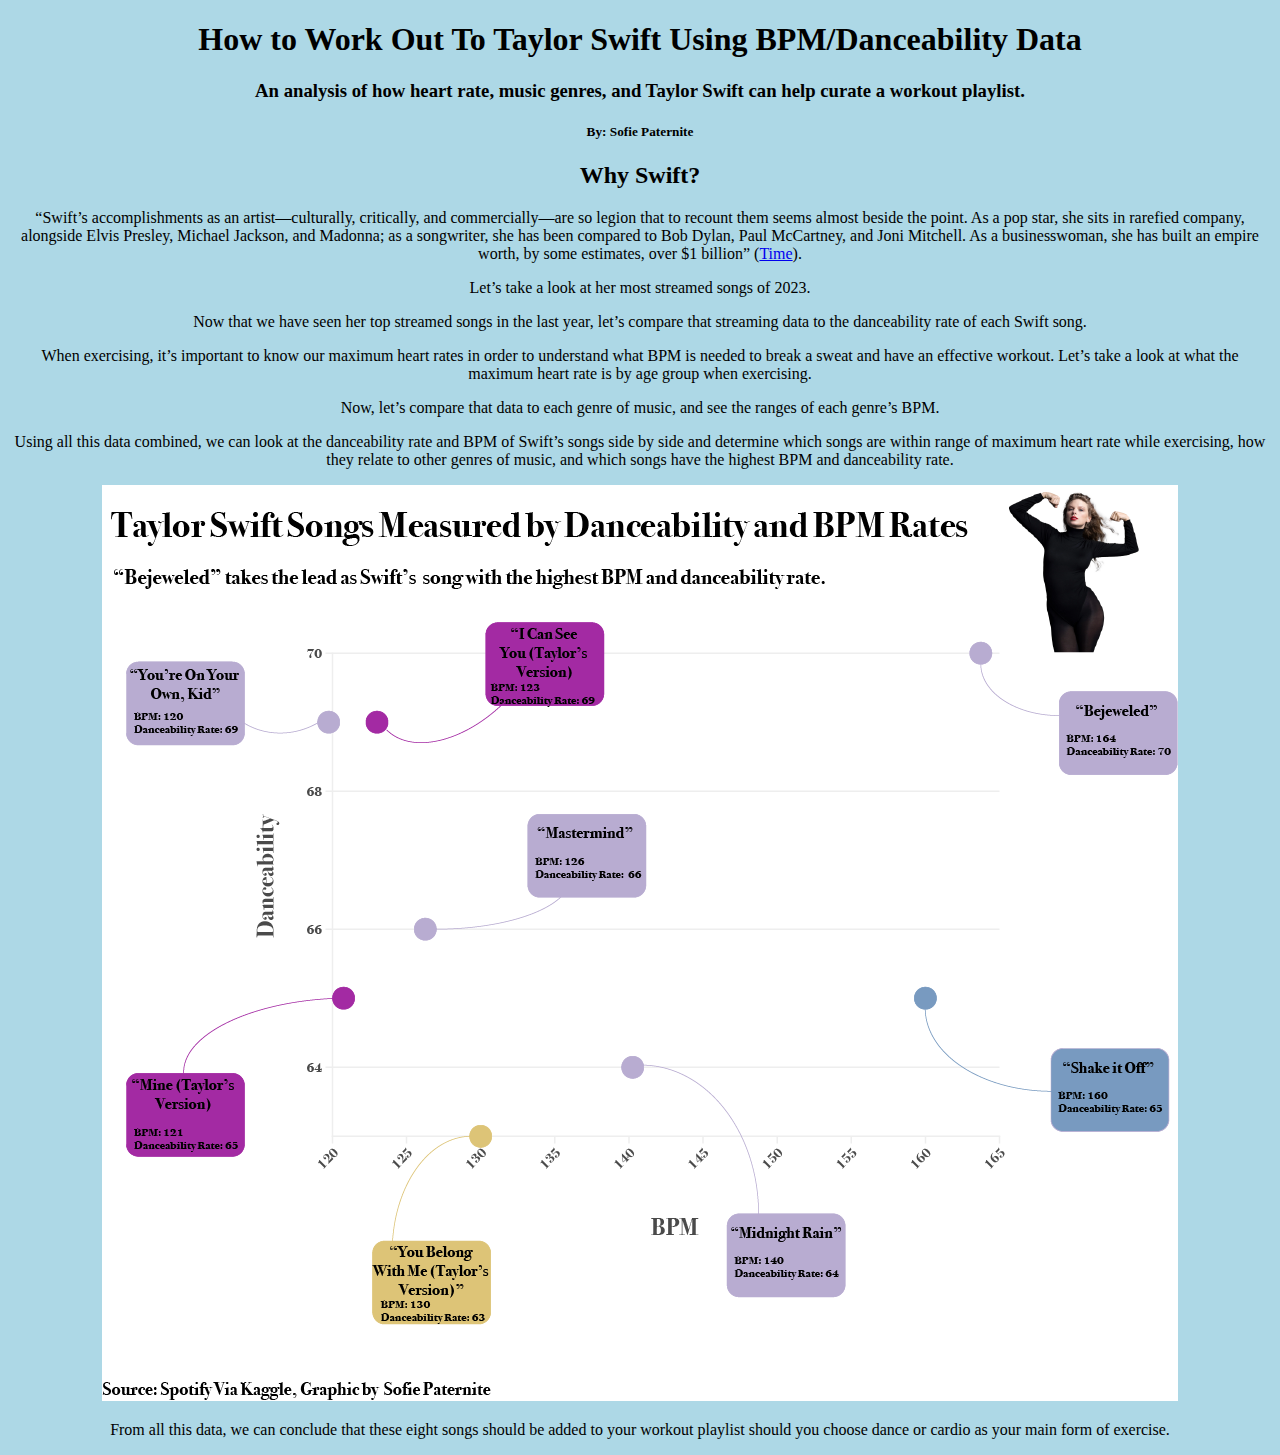
<file: finaldataviztswift/index.html>
<!DOCTYPE html>
<html lang="en">
<head>
    <meta charset="UTF-8">
    <meta name="viewport" content="width=device-width, initial-scale=1.0">
    <meta http-equiv="X-UA-Compatible" content="ie=edge">
    <title>How to Work Out To Taylor Swift Using BPM/Danceability Data</title>
    <meta name="description" content="Taylor Swift is a mainstream artist in pop culture.">
    <link rel="stylesheet" href="swift.css">
    <link rel="preconnect" href="https://fonts.googleapis.com">
    <link rel="preconnect" href="https://fonts.gstatic.com" crossorigin>
    <link href="https://fonts.googleapis.com/css2?family=Bodoni+Moda:ital,opsz,wght@0,6..96,400..900;1,6..96,400..900&display=swap" rel="stylesheet">
</head>
<body>
    <header>
    <h1>How to Work Out To Taylor Swift Using BPM/Danceability Data</h1>
    <h3>An analysis of how heart rate, music genres, and Taylor Swift can help curate a workout playlist.</h3>
    <h5>By: Sofie Paternite</h5>
</header>
    <main>
        <section>
   <h2>Why Swift?</h2>
   <p>“Swift’s accomplishments as an artist—culturally, critically, and commercially—are so legion that to recount them seems almost beside the point. As a pop star, she sits in rarefied company, alongside Elvis Presley, Michael Jackson, and Madonna; as a songwriter, she has been compared to Bob Dylan, Paul McCartney, and Joni Mitchell. As a businesswoman, she has built an empire worth, by some estimates, over $1 billion” (<a href="https://time.com/6342806/person-of-the-year-2023-taylor-swift/">Time</a>).</p>
</section>
<section>
    <p>Let’s take a look at her most streamed songs of 2023.</p>
    <div class="flourish-embed flourish-chart" data-src="visualisation/17795833"><script src="https://public.flourish.studio/resources/embed.js"></script></div>
</section>
<section>
    <p>Now that we have seen her top streamed songs in the last year, let’s compare that streaming data to the danceability rate of each Swift song.</p>
    <div class="flourish-embed flourish-chart" data-src="visualisation/17795614"><script src="https://public.flourish.studio/resources/embed.js"></script></div>
</section>
<section>
    <p>
        When exercising, it’s important to know our maximum heart rates in order to understand what BPM is needed to break a sweat and have an effective workout. Let’s take a look at what the maximum heart rate is by age group when exercising. 
        </p>
        <div class="flourish-embed flourish-chart" data-src="visualisation/17795971"><script src="https://public.flourish.studio/resources/embed.js"></script></div>
</section>
<section>
    <p>Now, let’s compare that data to each genre of music, and see the ranges of each genre’s BPM.</p>
<div class="flourish-embed flourish-scatter" data-src="visualisation/17796077"><script src="https://public.flourish.studio/resources/embed.js"></script></div>
</section>
<section>
    <p>Using all this data combined, we can look at the danceability rate and BPM of Swift’s songs side by side and determine which songs are within range of maximum heart rate while exercising, how they relate to other genres of music, and which songs have the highest BPM and danceability rate. </p>
<img src="images/datavizscatterplotdraft.png">
<p>From all this data, we can conclude that these eight songs should be added to your workout playlist should you choose dance or cardio as your main form of exercise. </p>
</section>

</main>
    
</body>

</html>
</file>
<file: finaldataviztswift/swift.css>
body{
    text-align: center;
    background-color: lightblue;
    font-family: Bondoni Moda;
}
</file>
